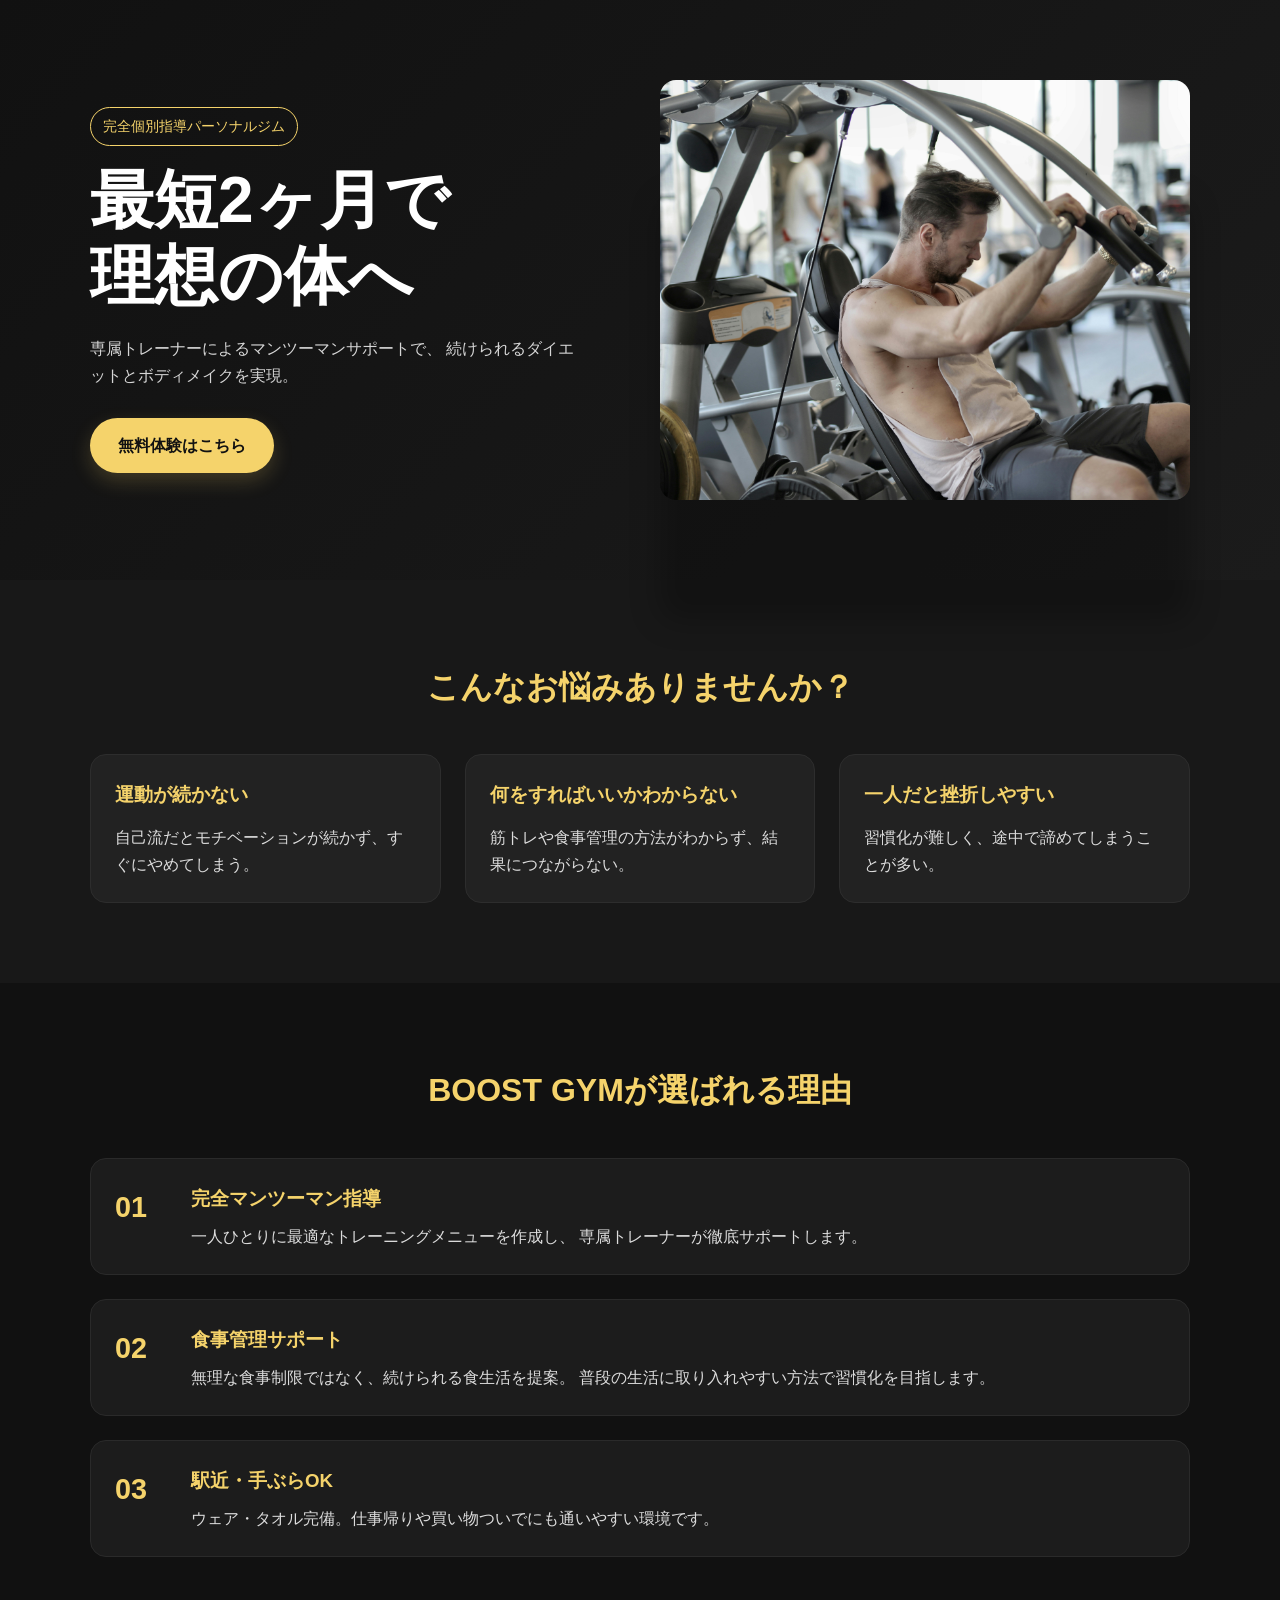
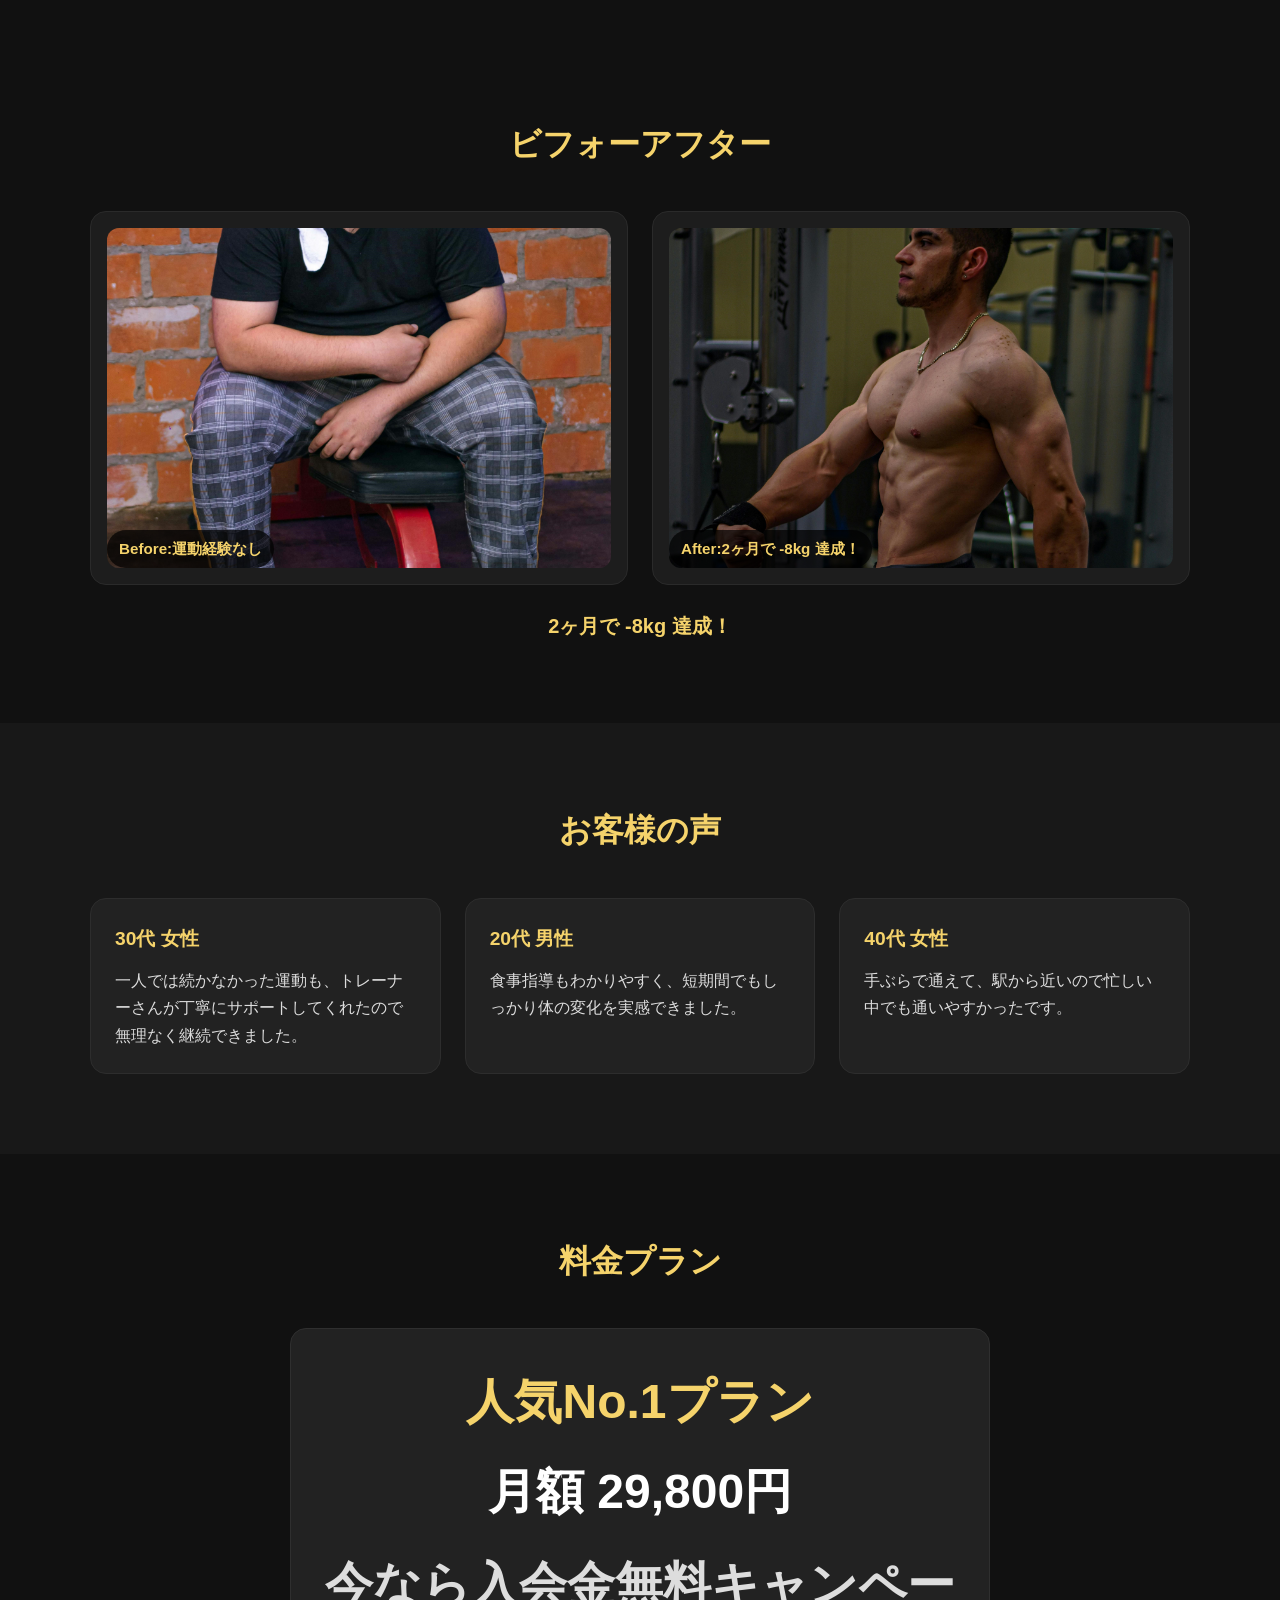
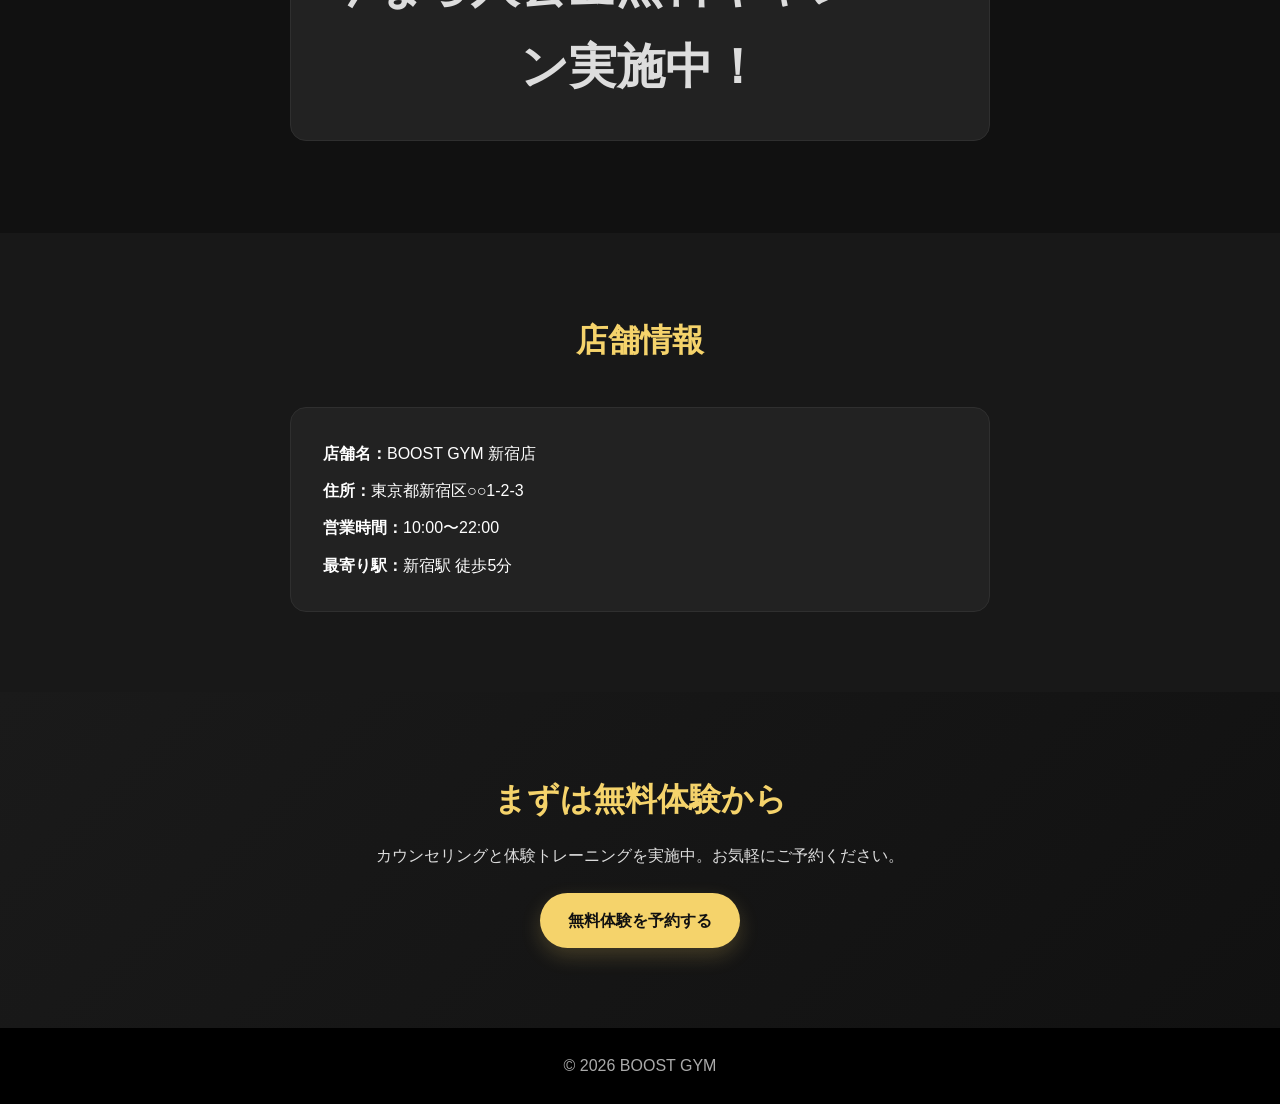
<file: index.html>
<!DOCTYPE html>
<html lang="ja">
<head>
  <meta charset="UTF-8" />
  <meta name="viewport" content="width=device-width, initial-scale=1.0" />
  <meta
    name="description"
    content="BOOST GYMは完全個別指導のパーソナルジムです。最短2ヶ月で理想の体へ。無料体験受付中。"
  />
  <title>BOOST GYM | 最短2ヶ月で理想の体へ</title>
  <link rel="stylesheet" href="style.css" />
</head>
<body>
  <header class="hero">
    <div class="container hero-inner">
      <div class="hero-text">
        <p class="hero-label">完全個別指導パーソナルジム</p>
        <h1>最短2ヶ月で<br />理想の体へ</h1>
        <p class="hero-desc">
          専属トレーナーによるマンツーマンサポートで、
          続けられるダイエットとボディメイクを実現。
        </p>
        <a href="#contact" class="btn">無料体験はこちら</a>
      </div>

      <div class="hero-image">
        <img
          src="./images/hero.jpg"
          alt="ジムでトレーニングをする男性"
        />
      </div>
    </div>
  </header>

  <main>
    <section class="problems section">
      <div class="container">
        <h2 class="section-title">こんなお悩みありませんか？</h2>
        <div class="cards">
          <article class="card">
            <h3>運動が続かない</h3>
            <p>自己流だとモチベーションが続かず、すぐにやめてしまう。</p>
          </article>

          <article class="card">
            <h3>何をすればいいかわからない</h3>
            <p>筋トレや食事管理の方法がわからず、結果につながらない。</p>
          </article>

          <article class="card">
            <h3>一人だと挫折しやすい</h3>
            <p>習慣化が難しく、途中で諦めてしまうことが多い。</p>
          </article>
        </div>
      </div>
    </section>

    <section class="features section">
      <div class="container">
        <h2 class="section-title">BOOST GYMが選ばれる理由</h2>

        <div class="feature-list">
          <article class="feature-item">
            <span class="feature-num">01</span>
            <div>
              <h3>完全マンツーマン指導</h3>
              <p>
                一人ひとりに最適なトレーニングメニューを作成し、
                専属トレーナーが徹底サポートします。
              </p>
            </div>
          </article>

          <article class="feature-item">
            <span class="feature-num">02</span>
            <div>
              <h3>食事管理サポート</h3>
              <p>
                無理な食事制限ではなく、続けられる食生活を提案。
                普段の生活に取り入れやすい方法で習慣化を目指します。
              </p>
            </div>
          </article>

          <article class="feature-item">
            <span class="feature-num">03</span>
            <div>
              <h3>駅近・手ぶらOK</h3>
              <p>
                ウェア・タオル完備。仕事帰りや買い物ついでにも通いやすい環境です。
              </p>
            </div>
          </article>
        </div>
      </div>
    </section>

    <section class="before-after section">
      <div class="container">
        <h2 class="section-title">ビフォーアフター</h2>

        <div class="ba-images">
          <div class="ba-card">
            <img src="./images/before.jpg" alt="トレーニング前の体型イメージ">
            <p>Before:運動経験なし</p>
          </div>

          <div class="ba-card">
            <img src="./images/after.jpg" alt="トレーニング後の引き締まった体型">
            <p>After:2ヶ月で -8kg 達成！</p>
          </div>
        </div>

        <p class="ba-text">2ヶ月で -8kg 達成！</p>
      </div>
    </section>

    <section class="voice section">
      <div class="container">
        <h2 class="section-title">お客様の声</h2>

        <div class="cards">
          <article class="card">
            <h3>30代 女性</h3>
            <p>
              一人では続かなかった運動も、トレーナーさんが丁寧にサポートしてくれたので無理なく継続できました。
            </p>
          </article>

          <article class="card">
            <h3>20代 男性</h3>
            <p>
              食事指導もわかりやすく、短期間でもしっかり体の変化を実感できました。
            </p>
          </article>

          <article class="card">
            <h3>40代 女性</h3>
            <p>
              手ぶらで通えて、駅から近いので忙しい中でも通いやすかったです。
            </p>
          </article>
        </div>
      </div>
    </section>

    <section class="price section">
      <div class="container">
        <h2 class="section-title">料金プラン</h2>

        <div class="price-box">
          <p class="price-label">人気No.1プラン</p>
          <p class="price">月額 29,800円</p>
          <p class="price-note">今なら入会金無料キャンペーン実施中！</p>
        </div>
      </div>
    </section>

    <section class="access section">
      <div class="container">
        <h2 class="section-title">店舗情報</h2>

        <div class="access-box">
          <p><strong>店舗名：</strong>BOOST GYM 新宿店</p>
          <p><strong>住所：</strong>東京都新宿区○○1-2-3</p>
          <p><strong>営業時間：</strong>10:00〜22:00</p>
          <p><strong>最寄り駅：</strong>新宿駅 徒歩5分</p>
        </div>
      </div>
    </section>

    <section id="contact" class="cta section">
      <div class="container">
        <h2>まずは無料体験から</h2>
        <p class="cta-text">
          カウンセリングと体験トレーニングを実施中。お気軽にご予約ください。
        </p>
        <a href="mailto:sample@example.com?subject=無料体験の予約" class="btn">
          無料体験を予約する
        </a>
      </div>
    </section>
  </main>

  <footer class="footer">
    <div class="container">
      <p>© 2026 BOOST GYM</p>
    </div>
  </footer>
</body>
</html>
</file>
<file: style.css>
* {
  margin: 0;
  padding: 0;
  box-sizing: border-box;
}

html {
  scroll-behavior: smooth;
}

body {
  font-family: Arial, "Hiragino Kaku Gothic ProN", "Hiragino Sans", Meiryo, sans-serif;
  line-height: 1.7;
  color: #ffffff;
  background: #111111;
  overflow-x: hidden;
}

img {
  display: block;
  max-width: 100%;
}

a {
  color: inherit;
}

.container {
  width: min(90%, 1100px);
  margin: 0 auto;
}

.section {
  padding: 80px 0;
}

.section-title {
  margin-bottom: 40px;
  font-size: 2rem;
  font-weight: 700;
  text-align: center;
  color: #f5d36b;
}

/* ===== hero ===== */

.hero {
  padding: 80px 0;
  background: linear-gradient(135deg, #111111 0%, #1b1b1b 100%);
}

.hero-inner {
  display: flex;
  align-items: center;
  gap: 40px;
}

.hero-text {
  flex: 1;
  max-width: 540px;
}

.hero-image {
  flex: 1;
}

.hero-label {
  display: inline-block;
  margin-bottom: 16px;
  padding: 6px 12px;
  border: 1px solid #f5d36b;
  border-radius: 999px;
  color: #f5d36b;
  font-size: 0.9rem;
}

.hero h1 {
  margin-bottom: 20px;
  font-size: clamp(2rem, 5vw, 4rem);
  line-height: 1.2;
}

.hero-desc {
  max-width: 500px;
  margin-bottom: 28px;
  color: #d6d6d6;
}

.hero-image img {
  width: 100%;
  height: 420px;
  object-fit: cover;
  border-radius: 16px;
  box-shadow: 0 120px 30px rgba(0, 0, 0, 0.25);
}

/* ===== button ===== */

.btn {
  display: inline-block;
  padding: 14px 28px;
  background: #f5d36b;
  border-radius: 999px;
  color: #111111;
  font-weight: 700;
  text-decoration: none;
  transition: 0.3s ease, opacity 0.3s ease, box-shadow 0.3s ease;
  box-shadow: 0 8px 20px rgba(245, 211, 107, 0.2);
  cursor: pointer;
}

.btn:hover {
  transform: translateY(-3px) scale(1.05);
  opacity: 0.95;
  box-shadow: 0 12px 24px rgba(245, 211, 107, 0.3);
}

/* ===== sections ===== */

.problems,
.voice,
.access {
  background: #181818;
}

/* ===== cards ===== */

.cards {
  display: flex;
  gap: 24px;
  flex-wrap: wrap;
  align-items: stretch;
}

.card {
  display: flex;
  flex-direction: column;
  flex: 1 1 300px;
  padding: 24px;
  background: #222222;
  border: 1px solid #2d2d2d;
  border-radius: 16px;
  transition: 0.3s ease, border-color 0.3s ease;
}

.card:hover {
  transform: translateY(-6px);
  border-color: #f5d36b;
}

.card h3 {
  margin-bottom: 12px;
  color: #f5d36b;
  font-size: 1.2rem;
}

.card p {
  color: #dddddd;
}

/* ===== features ===== */

.feature-list {
  display: flex;
  flex-direction: column;
  gap: 24px;
}

.feature-item {
  display: flex;
  gap: 20px;
  align-items: flex-start;
  padding: 24px;
  background: #1c1c1c;
  border: 1px solid #2a2a2a;
  border-radius: 16px;
}

.feature-item h3 {
  margin-bottom: 8px;
  color: #f5d36b;
}

.feature-item p {
  color: #dddddd;
}

.feature-num {
  min-width: 56px;
  font-size: 1.8rem;
  font-weight: 700;
  color: #f5d36b;
}

/* ===== before after ===== */

.before-after {
  background: #111111;
}

.ba-images {
  display: flex;
  gap: 24px;
  margin-bottom: 24px;
}

.ba-card {
  position: relative;
  flex: 1;
  padding: 16px;
  background: #1d1d1d;
  border: 1px solid #2a2a2a;
  border-radius: 16px;
  overflow: hidden;
}

.ba-card img {
  width: 100%;
  height: 340px;
  object-fit: cover;
  border-radius: 12px;
}

/* ラベル（重要） */
.ba-card p {
  position: absolute;
  bottom: 16px;
  left: 16px;
  margin: 0;
  padding: 6px 12px;
  background: rgba(0, 0, 0, 0.7);
  border-radius: 999px;
  font-weight: 700;
  color: #f5d36b;
  max-width: calc(100% - 32 px);
  font-size: 0.95rem;
}

.ba-text {
  text-align: center;
  font-size: 1.25rem;
  font-weight: 700;
  color: #f5d36b;
}

/* ===== price / access ===== */

.price-box,
.access-box {
  max-width: 700px;
  margin: 0 auto;
  padding: 32px;
  background: #222222;
  border: 1px solid #2f2f2f;
  border-radius: 16px;
  text-align: center;
}

.price-label {
  margin-bottom: 8px;
  color: #f5d36b;
  font-weight: 700;
}

.price {
  margin-bottom: 12px;
  font-size: clamp(2rem, 4vw, 3rem);
  font-weight: 700;
}

.price-note {
  color: #dddddd;
}

.access-box {
  text-align: left;
}

.access-box p + p {
  margin-top: 10px;
}

/* ===== CTA ===== */

.cta {
  text-align: center;
  background: linear-gradient(135deg, #1a1a1a 0%, #111111 100%);
}

.cta h2 {
  margin-bottom: 16px;
  font-size: 2rem;
  color: #f5d36b;
}

.cta-text {
  margin-bottom: 24px;
  color: #dddddd;
}

/* ===== footer ===== */

.footer {
  padding: 24px 0;
  background: #000000;
  text-align: center;
  color: #aaaaaa;
}

/* ===== responsive ===== */

@media (max-width: 768px) {
  .section {
    padding: 60px 0;
  }

  .section-title {
    font-size: 1.6rem;
    margin-bottom: 28px;
  }

  .hero {
    padding: 60px 0;
  }

  .hero-inner {
    flex-direction: column;
  }

  .hero-text {
    text-align: center;
  }

  .hero-desc {
    margin-left: auto;
    margin-right: auto;
  }

  .hero-image img {
    height: 280px;
  }

  .ba-images {
    flex-direction: column;
  }

  .feature-item {
    flex-direction: column;
  }

  .feature-num {
    min-width: auto;
  }

  .card,
  .feature-item,
  .price-box,
  .access-box,
  .ba-card {
    padding: 20px;
  }

  .ba-card p {
    font-size: 0.9rem;
    bottom: 12px;
    left: 12px;
  }
}
</file>
